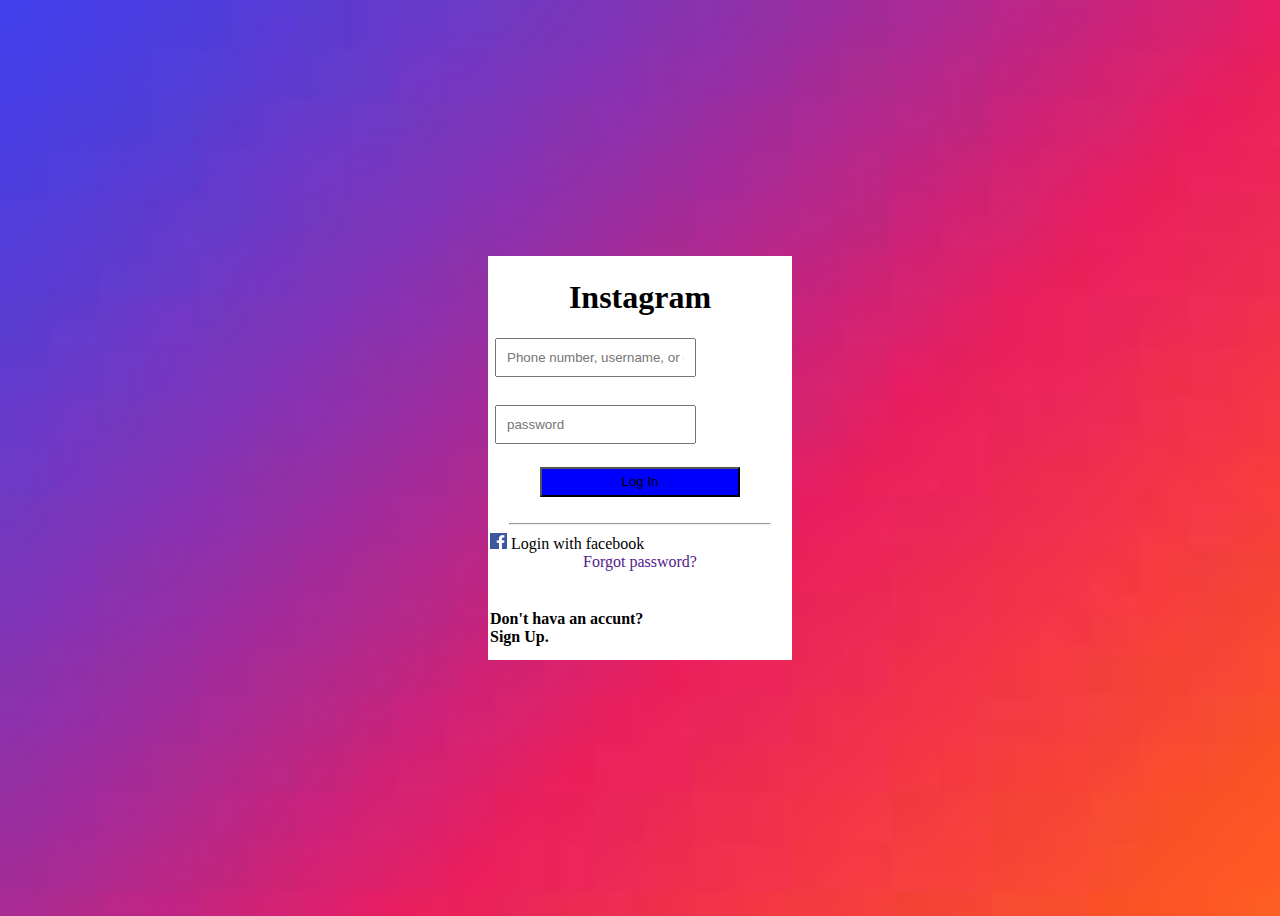
<file: index.html>
<!DOCTYPE html>
<html lang="en">
<head>
    <meta charset="UTF-8">
    <meta name="viewport" content="width=device-width, initial-scale=1.0">
    <title>Instagram Login</title>

    <style>
        body{
            background-image: url('./download.jpeg');
            background-repeat: no-repeat;
            background-size: cover;
            height: 100vh;
            display: flex;
            justify-content: space-evenly;
            
            align-items: center;

        }
        .container{
            border: 2px solid white;
            background-color: white;
            height: 400px;
            width: 300px;
        }
        h1{
           display: flex;
           align-items: center;
           justify-content: space-evenly;

        }
        form{
            /* display: flex; */
            justify-content: space-evenly;
            align-items: center;
        }

        input{
            padding: 10px;
            margin: 5px;
            display: flex;
            align-items: center;
            justify-content: space-evenly;
            
        }
        img{
            size: 2px;
            height: 16px;
        }
        .btn1{
            background-color: blue;
            height: 30px;
            width: 200px;
            display: flex;
            align-items: center;
            justify-content: space-evenly;
        }
        hr{
            width: 260px;
        }
        a{
            text-decoration: none;
            display: flex;
            justify-content: space-evenly;
            align-items: center;
        }
    </style>
   
</head>
<body>
    <div class="container">
        <h1>Instagram</h1>
        <div class="form">
            <form action="">
                <input type="text" placeholder="Phone number, username, or email"><br>
                <input type="text" placeholder="password"><br>

                <a href=""><button class="btn1">Log In</button></a><br><hr>
                
                <img src="./facebook.png" alt=""> Login with facebook
                <br>
                <a href="">Forgot password?</a>  <br>
                
              

                <!-- <a href=""><button class="btn">Create new account</button></a> -->

            </form>
    </div>


    <div><h4>Don't hava an accunt? <a href=""></a>Sign Up.</h4></div>
    
</body>
</html>
</file>
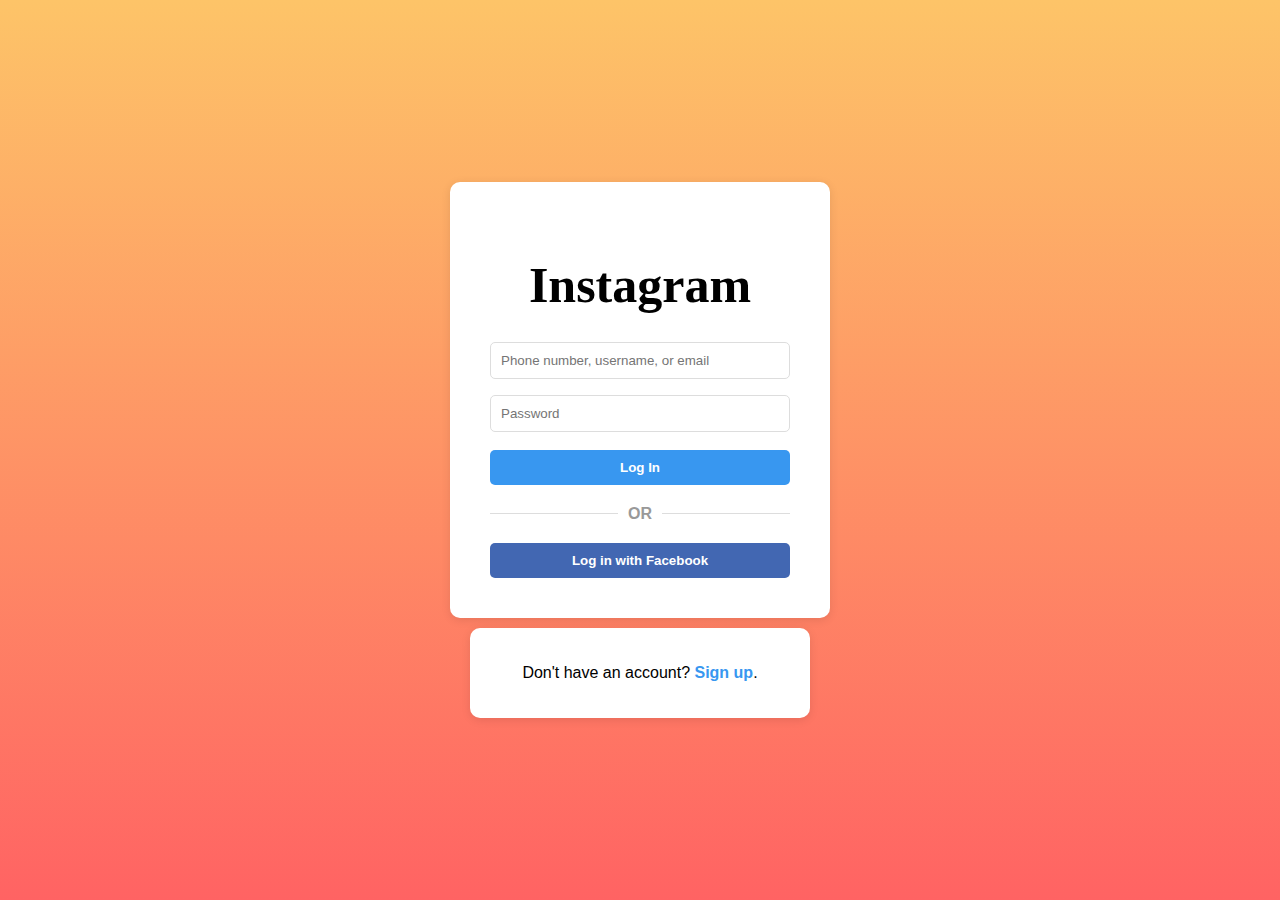
<file: insta.html>
<!DOCTYPE html>
<html lang="en">
<head>
    <meta charset="UTF-8">
    <meta name="viewport" content="width=device-width, initial-scale=1.0">
    <title>Instagram Login</title>
    <!-- <link rel="stylesheet" href="instaStyle.css".css> -->
    <style>
        body {
    background: linear-gradient(to bottom, #fdc468, #ff6363);
    display: flex;
    justify-content: center;
    align-items: center;
    height: 100vh;
    margin: 0;
    font-family: Arial, sans-serif;
}

.container {
    display: flex;
    flex-direction: column;
    align-items: center;
}

.login-box {
    background: #fff;
    padding: 40px;
    border-radius: 10px;
    box-shadow: 0 2px 10px rgba(0, 0, 0, 0.1);
    text-align: center;
    width: 300px;
    margin-bottom: 10px;
}

h1 {
    font-family: 'Billabong', cursive;
    font-size: 50px;
    margin-bottom: 20px;
}

input[type="text"], input[type="password"] {
    width: 100%;
    padding: 10px;
    margin: 8px 0;
    border: 1px solid #ddd;
    border-radius: 5px;
    box-sizing: border-box;
}

button[type="submit"] {
    width: 100%;
    padding: 10px;
    background-color: #3897f0;
    border: none;
    color: #fff;
    font-weight: bold;
    border-radius: 5px;
    cursor: pointer;
    margin-top: 10px;
}

.or {
    display: flex;
    align-items: center;
    margin: 20px 0;
}

.line {
    flex: 1;
    height: 1px;
    background: #ddd;
}

.text {
    margin: 0 10px;
    color: #999;
    font-weight: bold;
}

.fb-login {
    width: 100%;
    padding: 10px;
    background-color: #4267B2;
    border: none;
    color: #fff;
    font-weight: bold;
    border-radius: 5px;
    cursor: pointer;
}
.fb-login a{
    text-decoration: none;
    color: #fff;
}

.forgot-password {
    display: block;
    margin-top: 15px;
    color: #00376b;
    text-decoration: none;
    font-size: 14px;
}

.signup-box {
    background: #fff;
    padding: 20px;
    border-radius: 10px;
    box-shadow: 0 2px 10px rgba(0, 0, 0, 0.1);
    text-align: center;
    width: 300px;
}

.signup-box a {
    color: #3897f0;
    text-decoration: none;
    font-weight: bold;
}

    </style>
</head>
<body>
    <div class="container">
        <div class="login-box">
            <h1>Instagram</h1>
            <form>
                <input type="text" placeholder="Phone number, username, or email">
                <input type="password" placeholder="Password">
                <button type="submit">Log In</button>
            </form>
            <div class="or">
                <div class="line"></div>
                <div class="text">OR</div>
                <div class="line"></div>
            </div>

            <button class="fb-login"><a href="https://yuke001.github.io/coursera_test/site/Facebook_Login.html#">Log in with Facebook</a></button>

            <!-- <button class="fb-login"><a href="../facebook/Facebook_Login.html">Log in with Facebook</a></button> -->


            <!-- <a href="#" class="forgot-password">Forgot password?</a> -->
        </div>
        <div class="signup-box">
            <p>Don't have an account? <a href="#">Sign up</a>.</p>
        </div>
    </div>
</body>
</html>
</file>
<file: instaStyle.css>
body {
    background: linear-gradient(to bottom, #fdc468, #ff6363);
    display: flex;
    justify-content: center;
    align-items: center;
    height: 100vh;
    margin: 0;
    font-family: Arial, sans-serif;
}

.container {
    display: flex;
    flex-direction: column;
    align-items: center;
}

.login-box {
    background: #fff;
    padding: 40px;
    border-radius: 10px;
    box-shadow: 0 2px 10px rgba(0, 0, 0, 0.1);
    text-align: center;
    width: 300px;
    margin-bottom: 10px;
}

h1 {
    font-family: 'Billabong', cursive;
    font-size: 50px;
    margin-bottom: 20px;
}

input[type="text"], input[type="password"] {
    width: 100%;
    padding: 10px;
    margin: 8px 0;
    border: 1px solid #ddd;
    border-radius: 5px;
    box-sizing: border-box;
}

button[type="submit"] {
    width: 100%;
    padding: 10px;
    background-color: #3897f0;
    border: none;
    color: #fff;
    font-weight: bold;
    border-radius: 5px;
    cursor: pointer;
    margin-top: 10px;
}

.or {
    display: flex;
    align-items: center;
    margin: 20px 0;
}

.line {
    flex: 1;
    height: 1px;
    background: #ddd;
}

.text {
    margin: 0 10px;
    color: #999;
    font-weight: bold;
}

.fb-login {
    width: 100%;
    padding: 10px;
    background-color: #4267B2;
    border: none;
    color: #fff;
    font-weight: bold;
    border-radius: 5px;
    cursor: pointer;
}
.fb-login a{
    text-decoration: none;
}

.forgot-password {
    display: block;
    margin-top: 15px;
    color: #00376b;
    text-decoration: none;
    font-size: 14px;
}

.signup-box {
    background: #fff;
    padding: 20px;
    border-radius: 10px;
    box-shadow: 0 2px 10px rgba(0, 0, 0, 0.1);
    text-align: center;
    width: 300px;
}

.signup-box a {
    color: #3897f0;
    text-decoration: none;
    font-weight: bold;
}
</file>
